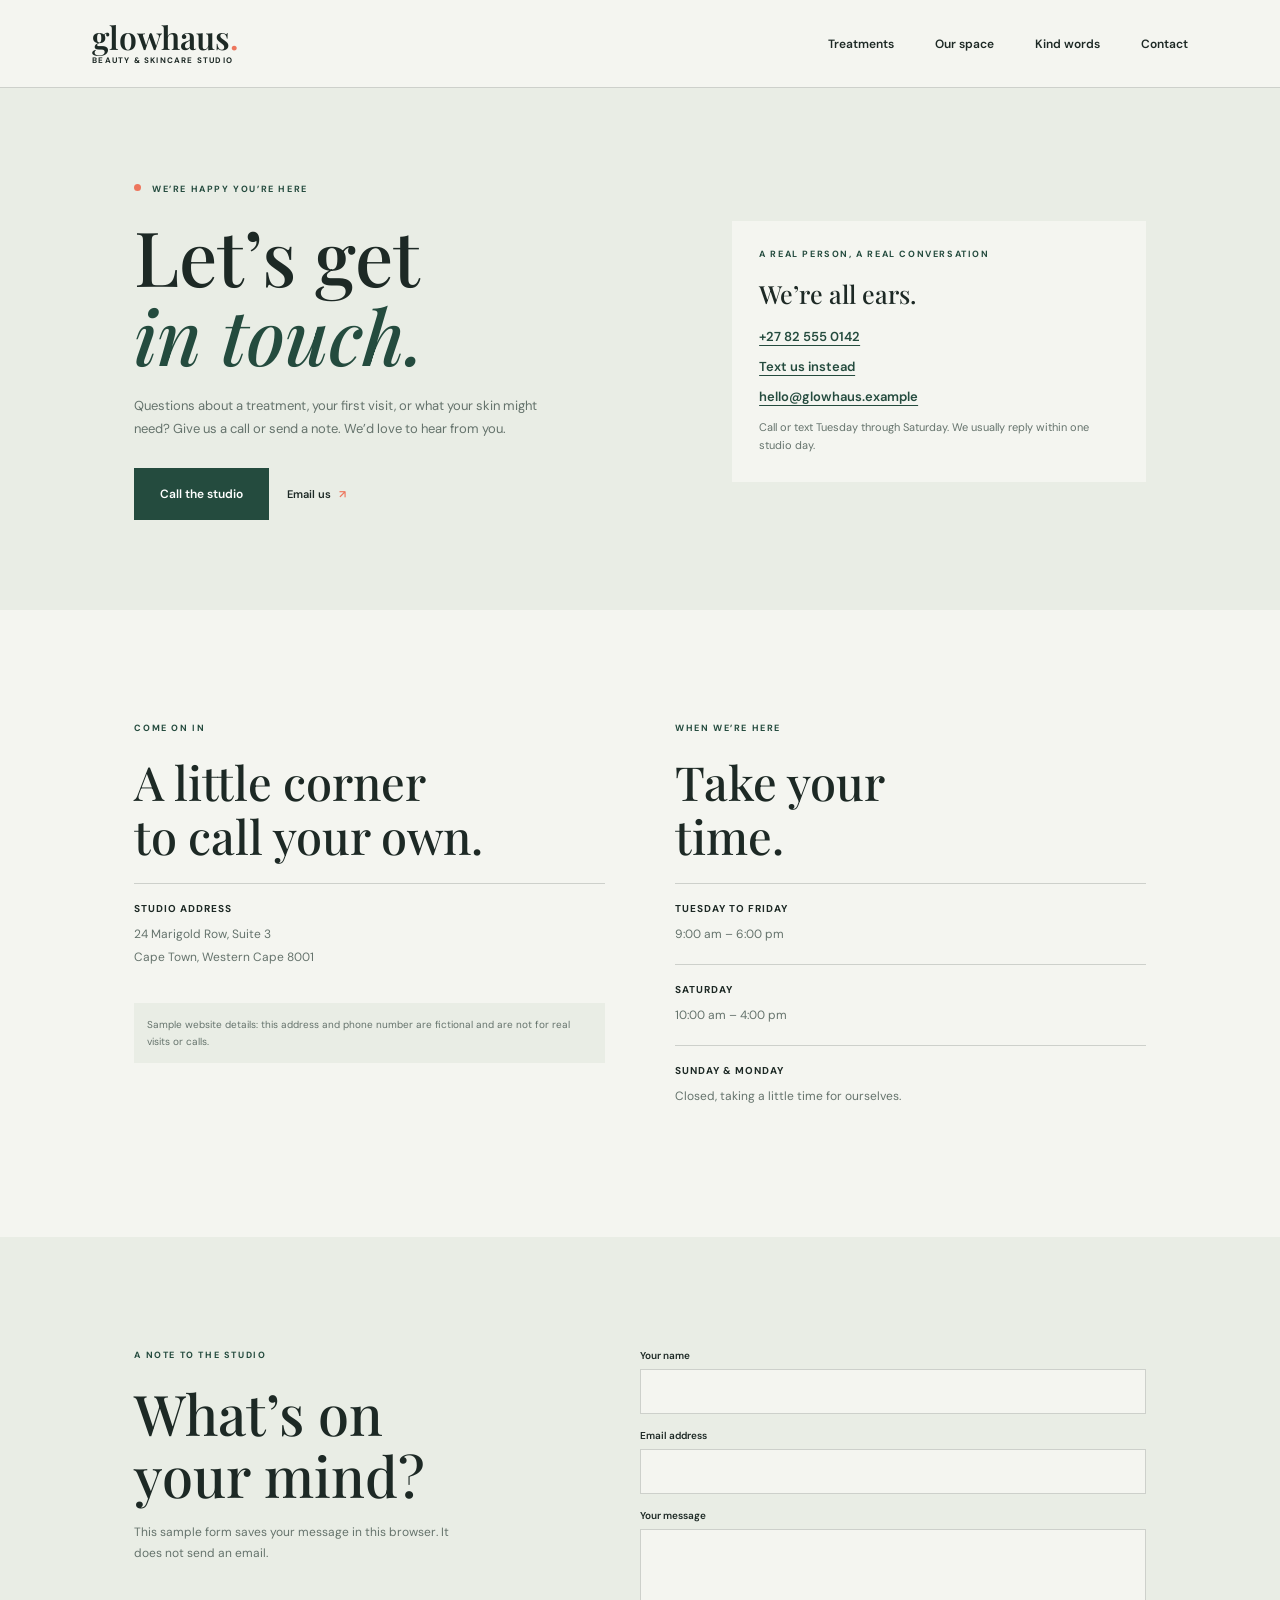
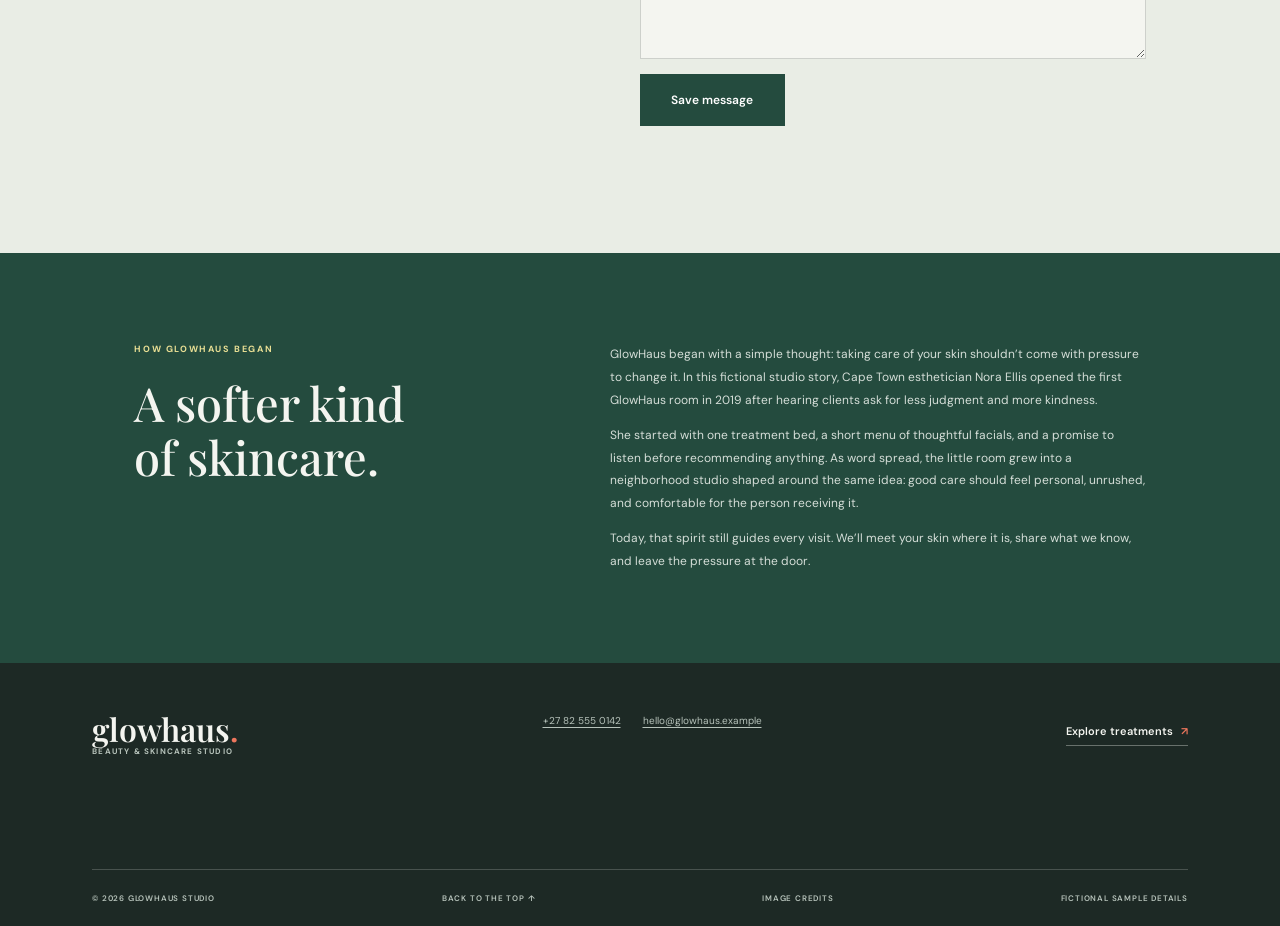
<file: contact.html>
<!doctype html>
<html lang="en">
  <head>
    <meta charset="utf-8">
    <meta name="viewport" content="width=device-width, initial-scale=1">
    <meta name="theme-color" content="#f4f5f0">
    <meta name="robots" content="index,follow">
    <meta name="description" content="Contact GlowHaus Beauty & Skincare Studio in Cape Town, South Africa. Find our sample location and read the story behind our fictional studio.">
    <meta property="og:type" content="website">
    <meta property="og:locale" content="en_ZA">
    <meta property="og:title" content="Contact & Our Story | GlowHaus">
    <meta property="og:description" content="Find GlowHaus, get in touch, and learn the story behind our little skincare studio.">
    <title>Contact &amp; Our Story | GlowHaus Beauty &amp; Skincare Studio</title>
    <link rel="preconnect" href="https://fonts.googleapis.com">
    <link rel="preconnect" href="https://fonts.gstatic.com" crossorigin>
    <link href="https://fonts.googleapis.com/css2?family=DM+Sans:wght@400;500;600;700&amp;family=Playfair+Display:ital,wght@0,500;0,600;1,500;1,600&amp;display=swap" rel="stylesheet">
    <link rel="stylesheet" href="styles.css">
    <script src="contact.js" defer></script>
    <script type="application/ld+json">
      {
        "@context": "https://schema.org",
        "@type": "BeautySalon",
        "name": "GlowHaus",
        "description": "A fictional beauty and skincare studio for a website sample.",
        "telephone": "+27 82 555 0142",
        "email": "hello@glowhaus.example",
        "address": {
          "@type": "PostalAddress",
          "streetAddress": "24 Marigold Row, Suite 3",
          "addressLocality": "Cape Town",
          "addressRegion": "Western Cape",
          "postalCode": "8001",
          "addressCountry": "ZA"
        }
      }
    </script>
  </head>
  <body>
    <a class="skip-link" href="#main">Skip to content</a>
    <header class="site-header">
      <a class="wordmark" href="index.html#top" aria-label="GlowHaus home">
        <span class="wordmark-name">glowhaus<span>.</span></span>
        <span class="wordmark-tagline">BEAUTY &amp; SKINCARE STUDIO</span>
      </a>
      <button class="menu-toggle" type="button" aria-expanded="false" aria-controls="site-nav" aria-label="Open menu"><span></span><span></span></button>
      <nav class="site-nav" id="site-nav" aria-label="Main navigation">
        <a href="index.html#treatments">Treatments</a>
        <a href="index.html#our-space">Our space</a>
        <a href="index.html#kind-words">Kind words</a>
        <a href="contact.html" aria-current="page">Contact</a>
      </nav>
    </header>

    <main id="main">
      <section class="contact-hero" aria-labelledby="contact-title">
        <div>
          <p class="eyebrow"><span class="eyebrow-dot"></span> WE’RE HAPPY YOU’RE HERE</p>
          <h1 id="contact-title">Let’s get<br><em>in touch.</em></h1>
          <p class="contact-lead">Questions about a treatment, your first visit, or what your skin might need? Give us a call or send a note. We’d love to hear from you.</p>
          <div class="contact-actions">
            <a class="button" href="tel:+27825550142">Call the studio</a>
            <a class="text-link" href="mailto:hello@glowhaus.example">Email us <span aria-hidden="true">↗</span></a>
          </div>
        </div>
        <aside class="contact-quicklinks" aria-label="Contact details">
          <p class="eyebrow">A REAL PERSON, A REAL CONVERSATION</p>
          <h2>We’re all ears.</h2>
          <a href="tel:+27825550142">+27 82 555 0142</a>
          <a href="sms:+27825550142">Text us instead</a>
          <a href="mailto:hello@glowhaus.example">hello@glowhaus.example</a>
          <p>Call or text Tuesday through Saturday. We usually reply within one studio day.</p>
        </aside>
      </section>

      <section class="contact-details section-pad" aria-labelledby="visit-title">
        <div>
          <p class="eyebrow">COME ON IN</p>
          <h2 id="visit-title">A little corner<br>to call your own.</h2>
          <div class="detail-block">
            <h3>Studio address</h3>
            <address>24 Marigold Row, Suite 3<br>Cape Town, Western Cape 8001</address>
          </div>
          <p class="sample-note">Sample website details: this address and phone number are fictional and are not for real visits or calls.</p>
        </div>
        <div>
          <p class="eyebrow">WHEN WE’RE HERE</p>
          <h2>Take your<br>time.</h2>
          <div class="detail-block"><h3>Tuesday to Friday</h3><p>9:00 am – 6:00 pm</p></div>
          <div class="detail-block"><h3>Saturday</h3><p>10:00 am – 4:00 pm</p></div>
          <div class="detail-block"><h3>Sunday &amp; Monday</h3><p>Closed, taking a little time for ourselves.</p></div>
        </div>
      </section>

      <section class="message-section section-pad" aria-labelledby="message-title">
        <div class="message-heading">
          <p class="eyebrow">A NOTE TO THE STUDIO</p>
          <h2 id="message-title">What’s on<br>your mind?</h2>
          <p>This sample form saves your message in this browser. It does not send an email.</p>
        </div>
        <form class="contact-form">
          <label>Your name<input name="name" autocomplete="name" required></label>
          <label>Email address<input name="email" type="email" autocomplete="email" required></label>
          <label>Your message<textarea name="message" rows="5" maxlength="1200" required></textarea></label>
          <button class="button" type="submit">Save message</button>
          <p class="form-status" role="status" aria-live="polite"></p>
        </form>
      </section>

      <section class="history-section" aria-labelledby="history-title">
        <div>
          <p class="eyebrow">HOW GLOWHAUS BEGAN</p>
          <h2 id="history-title">A softer kind<br>of skincare.</h2>
        </div>
        <div class="history-copy">
          <p>GlowHaus began with a simple thought: taking care of your skin shouldn’t come with pressure to change it. In this fictional studio story, Cape Town esthetician Nora Ellis opened the first GlowHaus room in 2019 after hearing clients ask for less judgment and more kindness.</p>
          <p>She started with one treatment bed, a short menu of thoughtful facials, and a promise to listen before recommending anything. As word spread, the little room grew into a neighborhood studio shaped around the same idea: good care should feel personal, unrushed, and comfortable for the person receiving it.</p>
          <p>Today, that spirit still guides every visit. We’ll meet your skin where it is, share what we know, and leave the pressure at the door.</p>
        </div>
      </section>
    </main>

    <footer class="site-footer">
      <div class="footer-main">
        <a class="wordmark footer-wordmark" href="index.html#top" aria-label="GlowHaus home"><span class="wordmark-name">glowhaus<span>.</span></span><span class="wordmark-tagline">BEAUTY &amp; SKINCARE STUDIO</span></a>
        <div class="contact-footer-info"><a href="tel:+27825550142">+27 82 555 0142</a><a href="mailto:hello@glowhaus.example">hello@glowhaus.example</a></div>
        <a class="text-link footer-book" href="index.html#treatments">Explore treatments <span aria-hidden="true">↗</span></a>
      </div>
      <div class="footer-bottom"><span>© <span data-year></span> GLOWHAUS STUDIO</span><a href="#main">BACK TO THE TOP ↑</a><a href="IMAGE-CREDITS.md">IMAGE CREDITS</a><span>FICTIONAL SAMPLE DETAILS</span></div>
    </footer>
  </body>
</html>
</file>
<file: styles.css>
:root{color-scheme:light;--paper:#f4f5f0;--paper-deep:#e9ede5;--ink:#1d2925;--muted:#65736c;--forest:#244b3e;--coral:#ed765d;--yellow:#e9df94;--line:rgba(29,41,37,.18);--serif:"Playfair Display",Georgia,serif;--sans:"DM Sans",sans-serif}*{box-sizing:border-box}html{scroll-behavior:smooth;scroll-padding-top:96px}body{margin:0;background:var(--paper);color:var(--ink);font-family:var(--sans);-webkit-font-smoothing:antialiased}button,input,select{font:inherit}button,a{-webkit-tap-highlight-color:transparent}a{color:inherit;text-decoration:none}button{color:inherit}img{display:block;width:100%}::selection{background:var(--yellow);color:var(--ink)}:focus-visible{outline:2px solid var(--coral);outline-offset:4px}.skip-link{position:fixed;z-index:20;top:10px;left:10px;padding:12px 16px;transform:translateY(-160%);background:var(--ink);color:#fff}.skip-link:focus{transform:translateY(0)}
.site-header{position:relative;z-index:5;display:flex;min-height:88px;align-items:center;justify-content:space-between;padding:0 7.2%;border-bottom:1px solid var(--line)}.wordmark{display:inline-flex;flex-direction:column;gap:2px}.wordmark-name{font-family:var(--serif);font-size:32px;font-weight:600;line-height:.95}.wordmark-name>span{color:var(--coral)}.wordmark-tagline{font-size:8px;font-weight:700;letter-spacing:1.2px}.site-nav{display:flex;align-items:center;gap:clamp(24px,3.2vw,52px);font-size:12px;font-weight:600}.site-nav>a,.text-link,.treatment-cta{transition:color 180ms ease}.site-nav>a:hover,.text-link:hover,.treatment-cta:hover{color:var(--coral)}.button{display:inline-flex;min-height:52px;align-items:center;justify-content:center;padding:0 25px;border:1px solid var(--forest);border-radius:0;background:var(--forest);color:#fff;cursor:pointer;font-size:12px;font-weight:600;transition:background 180ms ease,color 180ms ease,transform 180ms ease}.button:hover{transform:translateY(-2px);background:var(--coral);border-color:var(--coral)}.button-small{min-height:42px;padding:0 19px}.menu-toggle{display:none}
.hero{display:grid;min-height:660px;grid-template-columns:.93fr 1.07fr;align-items:center;padding:60px 7.2% 74px;overflow:hidden}.hero-copy{position:relative;z-index:1;max-width:550px;padding:22px 0 0;animation:rise-in 700ms both}.eyebrow{margin:0 0 21px;color:var(--forest);font-size:9px;font-weight:700;letter-spacing:1.6px}.eyebrow-dot{display:inline-block;width:7px;height:7px;margin-right:7px;border-radius:50%;background:var(--coral);vertical-align:1px}h1,h2,h3,p{margin-top:0}h1,h2{font-family:var(--serif);font-weight:500}h1{max-width:600px;margin-bottom:20px;font-size:clamp(52px,6vw,82px);line-height:1.04}h1 em,h2 em{color:var(--forest);font-weight:500}.hero-description{max-width:410px;margin-bottom:27px;color:var(--muted);font-size:14px;line-height:1.8}.hero-actions{display:flex;flex-wrap:wrap;align-items:center;gap:24px}.text-link{font-size:11px;font-weight:600}.text-link span{padding-left:5px;color:var(--coral)}.hero-note{display:flex;align-items:center;gap:14px;margin-top:48px}.hero-note p{margin:0;color:var(--muted);font-size:10px;line-height:1.65}.hero-note strong{color:var(--ink);font-size:11px}.avatar-stack{display:flex;padding-left:3px}.avatar{width:31px;height:31px;margin-left:-4px;border:2px solid var(--paper);border-radius:50%;background-position:center;background-size:cover}.avatar-one{background-image:url("https://images.unsplash.com/photo-1534528741775-53994a69daeb?auto=format&fit=crop&w=90&q=75")}.avatar-two{background-image:url("https://images.unsplash.com/photo-1500648767791-00dcc994a43e?auto=format&fit=crop&w=90&q=75")}.avatar-three{background-image:url("https://images.unsplash.com/photo-1524504388940-b1c1722653e1?auto=format&fit=crop&w=90&q=75")}.hero-visual{position:relative;width:min(100%,620px);justify-self:end;padding:0 8% 0 1%;animation:rise-in 850ms 100ms both}.hero-image-wrap{position:relative;width:100%;height:clamp(390px,43vw,535px);overflow:hidden;background:#d3ded5}.hero-image{height:100%;object-fit:cover;object-position:center 42%}.image-caption{position:absolute;right:0;bottom:0;left:0;display:flex;justify-content:space-between;padding:14px 17px;background:linear-gradient(transparent,rgba(20,33,27,.48));color:#fff;font-size:8px;font-weight:600;letter-spacing:1px}.hero-stamp{position:absolute;right:0;bottom:54px;display:flex;width:143px;height:143px;flex-direction:column;align-items:center;justify-content:center;border-radius:50%;background:var(--yellow);text-align:center;transform:rotate(9deg)}.hero-stamp span:first-child,.hero-stamp span:last-child{font-size:7px;font-weight:700;letter-spacing:1px}.hero-stamp .stamp-script{margin:2px 0 4px;font-family:var(--serif);font-size:19px;font-style:italic}.hero-sparkle{position:absolute;color:var(--coral);line-height:1}.sparkle-one{top:2%;right:1%;font-size:40px}.sparkle-two{bottom:-7%;left:4%;color:var(--forest);font-size:24px}
.promise-bar{display:flex;min-height:62px;align-items:center;justify-content:space-around;gap:16px;padding:10px 6%;background:var(--forest);color:#fff}.promise-bar p{margin:0;font-size:8px;font-weight:600;letter-spacing:1.3px;text-align:center}.promise-bar span{color:var(--yellow);font-size:14px}.section-pad{padding:112px 10.5%}.section-heading{display:flex;align-items:end;justify-content:space-between;gap:40px;margin-bottom:47px}.section-heading .eyebrow{margin-bottom:18px}.section-heading h2,.studio-copy h2{margin-bottom:0;font-size:clamp(40px,4.5vw,58px);line-height:1.12}.section-intro{max-width:330px;margin:0 0 5px;color:var(--muted);font-size:12px;line-height:1.8}.treatment-grid{display:grid;grid-template-columns:repeat(3,minmax(0,1fr));gap:28px}.treatment-item-offset{margin-top:38px}.treatment-image-link{position:relative;display:block;aspect-ratio:.89;margin-bottom:18px;overflow:hidden;background:var(--paper-deep)}.treatment-image-link img{height:100%;object-fit:cover;transition:transform 450ms cubic-bezier(.2,.7,.2,1)}.treatment-image-link:hover img{transform:scale(1.035)}.image-index{position:absolute;top:12px;left:12px;display:grid;width:34px;height:34px;place-items:center;border-radius:50%;background:var(--paper);font-size:9px;font-weight:600}.treatment-meta{display:flex;justify-content:space-between;color:var(--muted);font-size:8px;font-weight:600;letter-spacing:1px}.treatment-item h3{margin:10px 0 7px;font-family:var(--serif);font-size:27px;font-weight:500}.treatment-item>p{min-height:43px;margin-bottom:13px;color:var(--muted);font-size:11px;line-height:1.7}.treatment-cta{display:inline-flex;align-items:center;gap:8px;padding:0 0 5px;border:0;border-bottom:1px solid var(--line);background:transparent;cursor:pointer;font-size:10px;font-weight:600}.treatment-cta span{color:var(--coral)}.menu-note{margin:45px 0 0;color:var(--muted);font-family:var(--serif);font-size:17px;font-style:italic;text-align:center}
.studio-section{display:grid;min-height:600px;grid-template-columns:1fr 1fr;background:var(--paper-deep)}.studio-image{position:relative;min-height:550px;overflow:hidden;background:#d1d9cf}.studio-image img{height:100%;min-height:550px;object-fit:cover}.studio-image-note{position:absolute;bottom:24px;left:28px;padding:11px 13px;background:var(--paper);font-size:8px;font-weight:700;letter-spacing:1px}.studio-copy{position:relative;display:flex;flex-direction:column;align-items:flex-start;justify-content:center;padding:90px clamp(45px,8vw,125px);overflow:hidden}.studio-copy .eyebrow{margin-bottom:20px}.studio-copy h2{margin-bottom:23px;font-size:clamp(38px,4.2vw,55px)}.studio-copy>p:not(.eyebrow){max-width:400px;margin-bottom:13px;color:var(--muted);font-size:12px;line-height:1.85}.studio-copy .button{margin-top:15px}.button-dark{background:var(--ink);border-color:var(--ink)}.studio-mark{position:absolute;right:-10px;bottom:-85px;color:rgba(36,75,62,.07);font-family:var(--serif);font-size:280px;line-height:1;pointer-events:none}
.testimonial-section{position:relative;min-height:550px;padding-top:86px;padding-bottom:95px;overflow:hidden}.testimonial-topline{display:flex;align-items:center;justify-content:space-between}.testimonial-controls{display:flex;gap:9px}.round-button{display:grid;width:39px;height:39px;place-items:center;border:1px solid var(--line);border-radius:50%;background:transparent;cursor:pointer;font-size:16px;transition:color 180ms ease,background 180ms ease}.round-button:hover{background:var(--forest);color:#fff}.testimonial-content{max-width:800px;margin:45px auto 0;text-align:center}.quote-mark{display:block;height:48px;color:var(--coral);font-family:var(--serif);font-size:76px;line-height:1}.testimonial-content h2{margin:10px 0 24px;font-size:clamp(26px,3.2vw,41px);line-height:1.35}.testimonial-author{display:flex;align-items:center;justify-content:center;gap:10px;margin:0;font-size:9px;font-weight:700;letter-spacing:1px}.author-rule{width:25px;height:1px;background:var(--coral)}.author-location{color:var(--muted);font-weight:500}.testimonial-pagination{position:absolute;right:10.5%;bottom:53px;display:flex;align-items:center;gap:10px;font-size:8px;font-weight:600}.pagination-line{width:48px;height:1px;background:var(--line)}
.closing-cta{position:relative;display:flex;min-height:395px;flex-direction:column;align-items:center;justify-content:center;padding:65px 24px;overflow:hidden;background:var(--coral);text-align:center}.closing-cta .eyebrow{margin-bottom:12px;color:var(--ink)}.closing-cta h2{margin:0 0 8px;font-size:clamp(46px,6vw,72px);line-height:1.1}.closing-cta h2 em{color:var(--paper)}.closing-cta>p:not(.eyebrow){margin-bottom:24px;font-size:12px}.button-light{border-color:var(--paper);background:var(--paper);color:var(--ink)}.button-light:hover{border-color:var(--ink);background:var(--ink);color:#fff}.closing-flower{position:absolute;top:16px;right:9%;color:rgba(29,41,37,.15);font-size:118px}.site-footer{padding:51px 7.2% 0;background:var(--ink);color:var(--paper)}.footer-main{display:flex;min-height:155px;align-items:flex-start;justify-content:space-between;gap:24px}.footer-wordmark .wordmark-tagline{color:#b7c3bb}.footer-main>p{margin:9px 0 0;color:#b7c3bb;font-family:var(--serif);font-size:21px;font-style:italic}.footer-book{margin-top:10px;padding:0 0 7px;border:0;border-bottom:1px solid rgba(244,245,240,.35);background:transparent;color:var(--paper);cursor:pointer}.footer-bottom{display:flex;min-height:57px;align-items:center;justify-content:space-between;gap:15px;border-top:1px solid rgba(244,245,240,.2);color:#b7c3bb;font-size:8px;font-weight:600;letter-spacing:.8px}.footer-bottom a:hover{color:#fff}
.booking-dialog{width:min(100% - 32px,520px);max-height:min(90vh,760px);padding:34px;border:0;background:var(--paper);color:var(--ink);box-shadow:0 20px 70px rgba(15,30,22,.28)}.booking-dialog::backdrop{background:rgba(21,33,28,.64);backdrop-filter:blur(3px)}.dialog-header{display:flex;justify-content:space-between;gap:20px;margin-bottom:25px}.dialog-header .eyebrow{margin-bottom:12px}.dialog-header h2{margin:0;font-size:35px;line-height:1.15}.dialog-close{flex:0 0 auto;width:34px;height:34px;padding:0;border:1px solid var(--line);border-radius:50%;background:transparent;cursor:pointer;font-size:24px;line-height:1}.booking-form{display:grid;gap:15px}.booking-form label{display:grid;gap:7px;font-size:10px;font-weight:600}.booking-form input,.booking-form select{width:100%;min-height:45px;padding:0 12px;border:1px solid var(--line);border-radius:0;background:transparent;color:var(--ink);font-size:12px}.booking-form input:focus,.booking-form select:focus{border-color:var(--forest);outline:1px solid var(--forest)}.booking-form .button{width:100%;margin-top:2px}.form-note,.form-status{margin:0;color:var(--muted);font-size:10px;line-height:1.6}.form-status:not(:empty){padding:12px;background:var(--paper-deep);color:var(--forest);font-weight:600}
@keyframes rise-in{from{opacity:0;transform:translateY(18px)}to{opacity:1;transform:translateY(0)}}@media(min-width:1500px){.hero,.site-header{padding-right:max(7.2%,calc((100vw - 1300px)/2));padding-left:max(7.2%,calc((100vw - 1300px)/2))}}@media(max-width:900px){.site-header{min-height:78px;padding:0 5%}.site-nav{gap:18px}.hero{min-height:590px;grid-template-columns:1fr .9fr;padding:54px 5%}.hero-visual{padding-right:10%}.hero-image-wrap{height:430px}.hero-stamp{right:-3%;width:120px;height:120px}.section-pad{padding:90px 7%}.studio-copy{padding:70px 8%}.treatment-grid{gap:20px}}
.contact-hero{display:grid;grid-template-columns:1fr .8fr;gap:8%;align-items:center;padding:95px 10.5% 90px;background:var(--paper-deep)}.contact-hero h1{font-size:clamp(48px,6vw,76px)}.contact-lead{max-width:440px;color:var(--muted);font-size:13px;line-height:1.8}.contact-actions{display:flex;flex-wrap:wrap;gap:18px;align-items:center;margin-top:27px}.contact-quicklinks{display:grid;gap:13px;padding:27px;background:var(--paper)}.contact-quicklinks .eyebrow{margin-bottom:4px}.contact-quicklinks h2{margin:0 0 5px;font-size:25px}.contact-quicklinks a{width:fit-content;color:var(--forest);font-size:13px;font-weight:600;text-decoration:underline;text-underline-offset:4px}.contact-quicklinks p:last-child{margin:0;color:var(--muted);font-size:11px;line-height:1.7}.contact-details{display:grid;grid-template-columns:1fr 1fr;gap:70px}.contact-details h2,.history-section h2{margin:0 0 20px;font-size:clamp(34px,4vw,47px);line-height:1.15}.detail-block{padding:18px 0;border-top:1px solid var(--line)}.detail-block h3{margin:0 0 8px;font-size:10px;letter-spacing:1px;text-transform:uppercase}.detail-block p,.detail-block address{margin:0;color:var(--muted);font-size:12px;font-style:normal;line-height:1.9}.sample-note{margin-top:16px;padding:13px;background:var(--paper-deep);color:var(--muted);font-size:10px;line-height:1.7}.history-section{display:grid;grid-template-columns:.7fr 1fr;gap:10%;padding:90px 10.5%;background:var(--forest);color:var(--paper)}.history-section .eyebrow{color:var(--yellow)}.history-section h2 em{color:var(--yellow)}.history-copy p{color:#d5ded8;font-size:12px;line-height:1.9}.history-copy p:last-child{margin-bottom:0}.contact-footer-info{display:flex;flex-wrap:wrap;gap:22px;color:#b7c3bb;font-size:10px}.contact-footer-info a{text-decoration:underline;text-underline-offset:3px}
.message-section{display:grid;grid-template-columns:.8fr 1fr;gap:10%;background:var(--paper-deep)}.message-heading h2{margin-bottom:16px;font-size:clamp(38px,4.5vw,56px);line-height:1.1}.message-heading>p:last-child{max-width:320px;color:var(--muted);font-size:12px;line-height:1.8}.contact-form{display:grid;gap:15px}.contact-form label{display:grid;gap:7px;font-size:10px;font-weight:600}.contact-form input,.contact-form textarea{width:100%;min-height:45px;padding:12px;border:1px solid var(--line);border-radius:0;background:var(--paper);color:var(--ink);font:inherit;font-size:12px;resize:vertical}.contact-form textarea{min-height:130px}.contact-form .button{justify-self:start;min-width:145px}.calendar-link[hidden]{display:none}.calendar-link{width:100%;text-align:center}
@media(max-width:680px){.contact-hero{grid-template-columns:1fr;gap:28px;padding:70px 22px}.contact-hero h1{font-size:54px}.contact-quicklinks{padding:22px}.contact-details{grid-template-columns:1fr;gap:38px}.message-section{grid-template-columns:1fr;gap:26px}.contact-form .button{width:100%}.history-section{grid-template-columns:1fr;gap:26px;padding:70px 22px}.contact-footer-info{gap:12px 18px}}
@media(max-width:680px){html{scroll-padding-top:75px}.site-header{min-height:73px;padding:0 22px}.wordmark-name{font-size:29px}.menu-toggle{display:flex;width:42px;height:42px;flex-direction:column;align-items:center;justify-content:center;gap:6px;border:1px solid var(--line);border-radius:50%;background:transparent;cursor:pointer}.menu-toggle span{width:15px;height:1px;background:var(--ink);transition:transform 180ms ease}.menu-toggle[aria-expanded=true] span:first-child{transform:translateY(3.5px) rotate(45deg)}.menu-toggle[aria-expanded=true] span:last-child{transform:translateY(-3.5px) rotate(-45deg)}.site-nav{position:absolute;top:72px;right:0;left:0;display:none;align-items:stretch;gap:0;padding:8px 22px 20px;border-bottom:1px solid var(--line);background:var(--paper)}.site-nav.is-open{display:flex;flex-direction:column}.site-nav>a{padding:15px 0;border-bottom:1px solid var(--line)}.site-nav .button{margin-top:15px}.hero{display:flex;flex-direction:column;align-items:stretch;padding:54px 22px 56px}.hero-copy{padding:0}.eyebrow{margin-bottom:16px;font-size:8px}h1{margin-bottom:15px;font-size:clamp(47px,12vw,64px)}.hero-description{max-width:360px;font-size:13px}.hero-actions{gap:18px}.button{min-height:49px;padding:0 19px}.hero-note{margin-top:30px}.hero-visual{width:calc(100% - 23px);margin:37px 0 0 auto;padding:0}.hero-image-wrap{height:min(112vw,450px)}.hero-stamp{right:-18px;bottom:42px;width:112px;height:112px}.hero-stamp .stamp-script{font-size:16px}.sparkle-one{top:-19px;right:-11px;font-size:29px}.sparkle-two{bottom:-19px;left:-13px;font-size:20px}.promise-bar{min-height:54px;justify-content:center;gap:11px;padding:10px 14px}.promise-bar p{max-width:120px;font-size:7px;letter-spacing:.6px}.promise-bar p:last-child,.promise-bar span:last-of-type{display:none}.section-pad{padding:73px 22px}.section-heading{display:block;margin-bottom:32px}.section-heading h2,.studio-copy h2{font-size:43px}.section-intro{margin-top:19px;font-size:11px}.treatment-grid{grid-template-columns:1fr;gap:34px}.treatment-item-offset{margin-top:0}.treatment-image-link{aspect-ratio:1.05;margin-bottom:14px}.treatment-item h3{font-size:25px}.treatment-item>p{min-height:0;max-width:340px}.menu-note{margin-top:32px;font-size:15px}.studio-section{grid-template-columns:1fr}.studio-image,.studio-image img{min-height:0;height:350px}.studio-copy{min-height:440px;padding:64px 26px}.studio-copy>p:not(.eyebrow){font-size:11px}.studio-mark{right:-20px;bottom:-60px;font-size:200px}.testimonial-section{min-height:465px;padding-top:65px;padding-bottom:85px}.testimonial-topline .eyebrow{max-width:180px;line-height:1.6}.round-button{width:35px;height:35px}.testimonial-content{margin-top:28px}.testimonial-content h2{font-size:27px}.testimonial-pagination{right:22px;bottom:39px}.closing-cta{min-height:340px}.closing-cta h2{font-size:48px}.closing-flower{top:9px;right:-10px;font-size:90px}.site-footer{padding:41px 22px 0}.footer-main{min-height:210px;flex-direction:column;gap:10px}.footer-main>p{margin:0}.footer-book{margin-top:0}.footer-bottom{min-height:75px;flex-wrap:wrap;justify-content:space-between;gap:8px 14px;padding:15px 0;font-size:7px}.booking-dialog{padding:25px 20px}.dialog-header h2{font-size:29px}}
@media(prefers-reduced-motion:reduce){*,*::before,*::after{scroll-behavior:auto!important;animation-duration:.01ms!important;animation-iteration-count:1!important;transition-duration:.01ms!important}}
</file>
